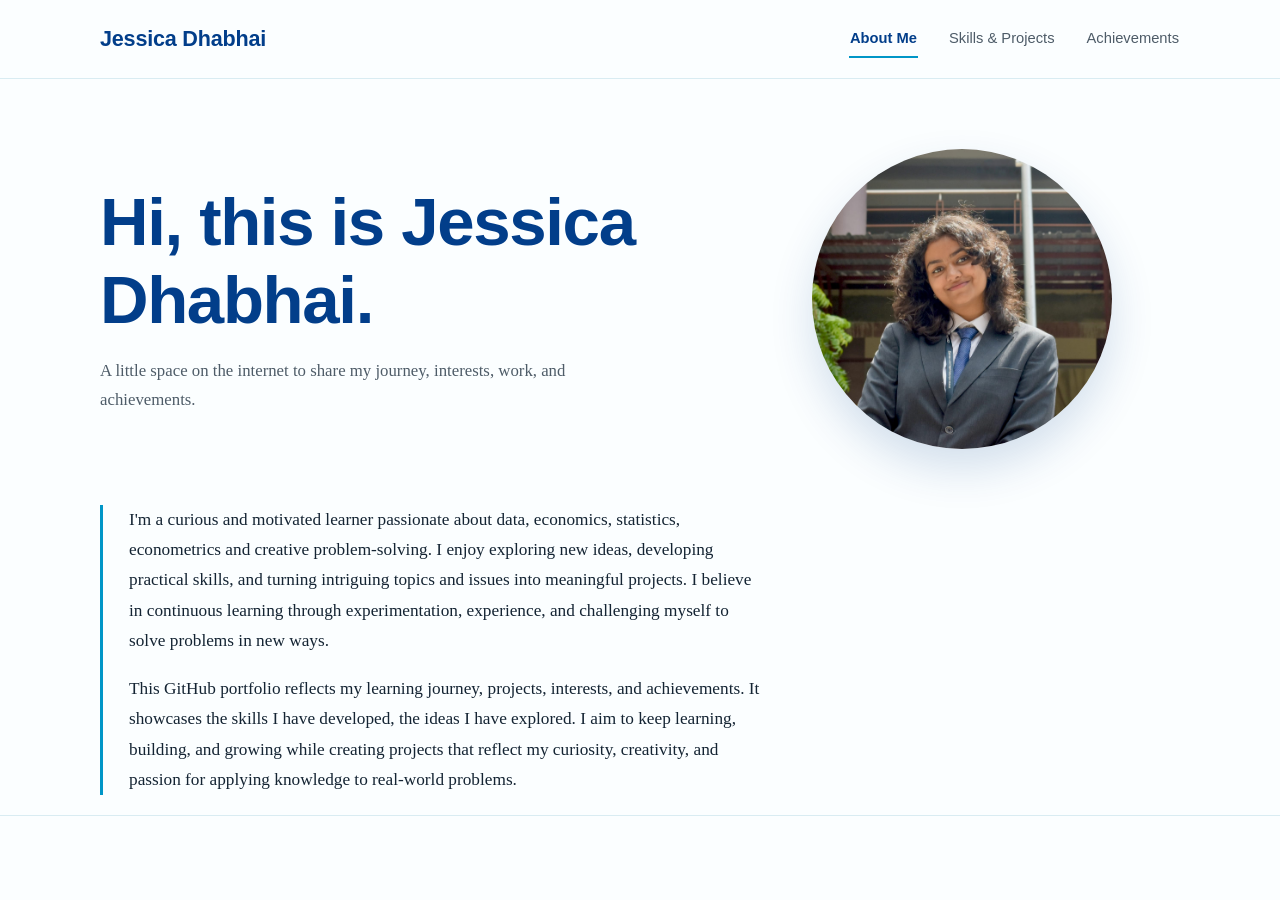
<file: index.html>
<!DOCTYPE html>
<html lang="en">
<head>
  <meta charset="UTF-8">
  <meta name="viewport" content="width=device-width, initial-scale=1.0">
  <title>Jessica Dhabhai | About Me</title>
  <link rel="stylesheet" href="style.css">
</head>
<body>
  <header class="site-header">
    <nav class="navbar" aria-label="Main navigation">
      <a class="brand" href="index.html">Jessica Dhabhai</a>
      <div class="nav-links">
        <a class="active" href="index.html">About Me</a>
        <a href="skills.html">Skills &amp; Projects</a>
        <a href="achievements.html">Achievements</a>
      </div>
    </nav>
  </header>

  <main>
    <section class="hero">
      <div class="hero-grid">
        <div class="hero-copy">
          <h1>Hi, this is Jessica Dhabhai.</h1>
          <p class="subtitle">A little space on the internet to share my journey, interests, work, and achievements.</p>
        </div>

        <div class="photo-frame">
          <img src="assets/jessica-photo.jpeg" alt="Portrait of Jessica Dhabhai">
        </div>
      </div>

      <div class="about-card">
        <p>
          I'm a curious and motivated learner passionate about data, economics, statistics,
          econometrics and creative problem-solving. I enjoy exploring new ideas, developing
          practical skills, and turning intriguing topics and issues into meaningful projects.
          I believe in continuous learning through experimentation, experience, and challenging
          myself to solve problems in new ways.
        </p>
        <p>
          This GitHub portfolio reflects my learning journey, projects, interests, and
          achievements. It showcases the skills I have developed, the ideas I have explored.
          I aim to keep learning, building, and growing while creating projects that reflect
          my curiosity, creativity, and passion for applying knowledge to real-world problems.
        </p>
      </div>
    </section>
  </main>

  <footer class="site-footer">
    <p> </p>
  </footer>
</body>
</html>
</file>
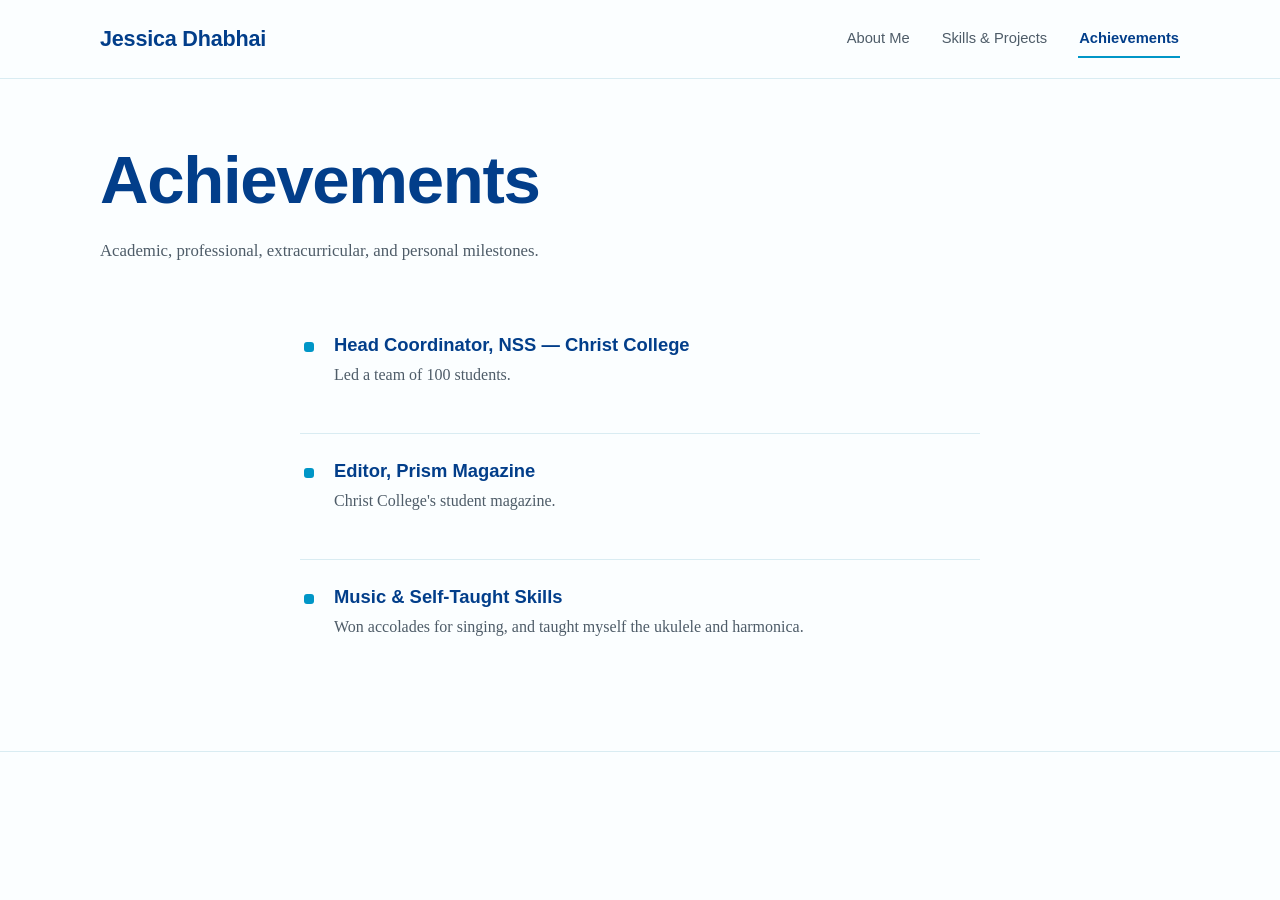
<file: achievements.html>
<!DOCTYPE html>
<html lang="en">
<head>
  <meta charset="UTF-8">
  <meta name="viewport" content="width=device-width, initial-scale=1.0">
  <title>Jessica Dhabhai | Achievements</title>
  <link rel="stylesheet" href="style.css">
</head>
<body>
  <header class="site-header">
    <nav class="navbar" aria-label="Main navigation">
      <a class="brand" href="index.html">Jessica Dhabhai</a>
      <div class="nav-links">
        <a href="index.html">About Me</a>
        <a href="skills.html">Skills &amp; Projects</a>
        <a class="active" href="achievements.html">Achievements</a>
      </div>
    </nav>
  </header>

  <main>
    <section class="page-hero">
      <h1>Achievements</h1>
      <p class="subtitle">Academic, professional, extracurricular, and personal milestones.</p>
    </section>

    <section class="content-section narrow">
      <div class="achievements-list">
        <article class="achievement-card">
          <div class="marker"></div>
          <div>
            <h3>Head Coordinator, NSS &mdash; Christ College</h3>
            <p>Led a team of 100 students.</p>
          </div>
        </article>

        <article class="achievement-card">
          <div class="marker"></div>
          <div>
            <h3>Editor, Prism Magazine</h3>
            <p>Christ College's student magazine.</p>
          </div>
        </article>

        <article class="achievement-card">
          <div class="marker"></div>
          <div>
            <h3>Music &amp; Self-Taught Skills</h3>
            <p>Won accolades for singing, and taught myself the ukulele and harmonica.</p>
          </div>
        </article>
      </div>
    </section>
  </main>

  <footer class="site-footer">
    <p> </p>
  </footer>
</body>
</html>
</file>
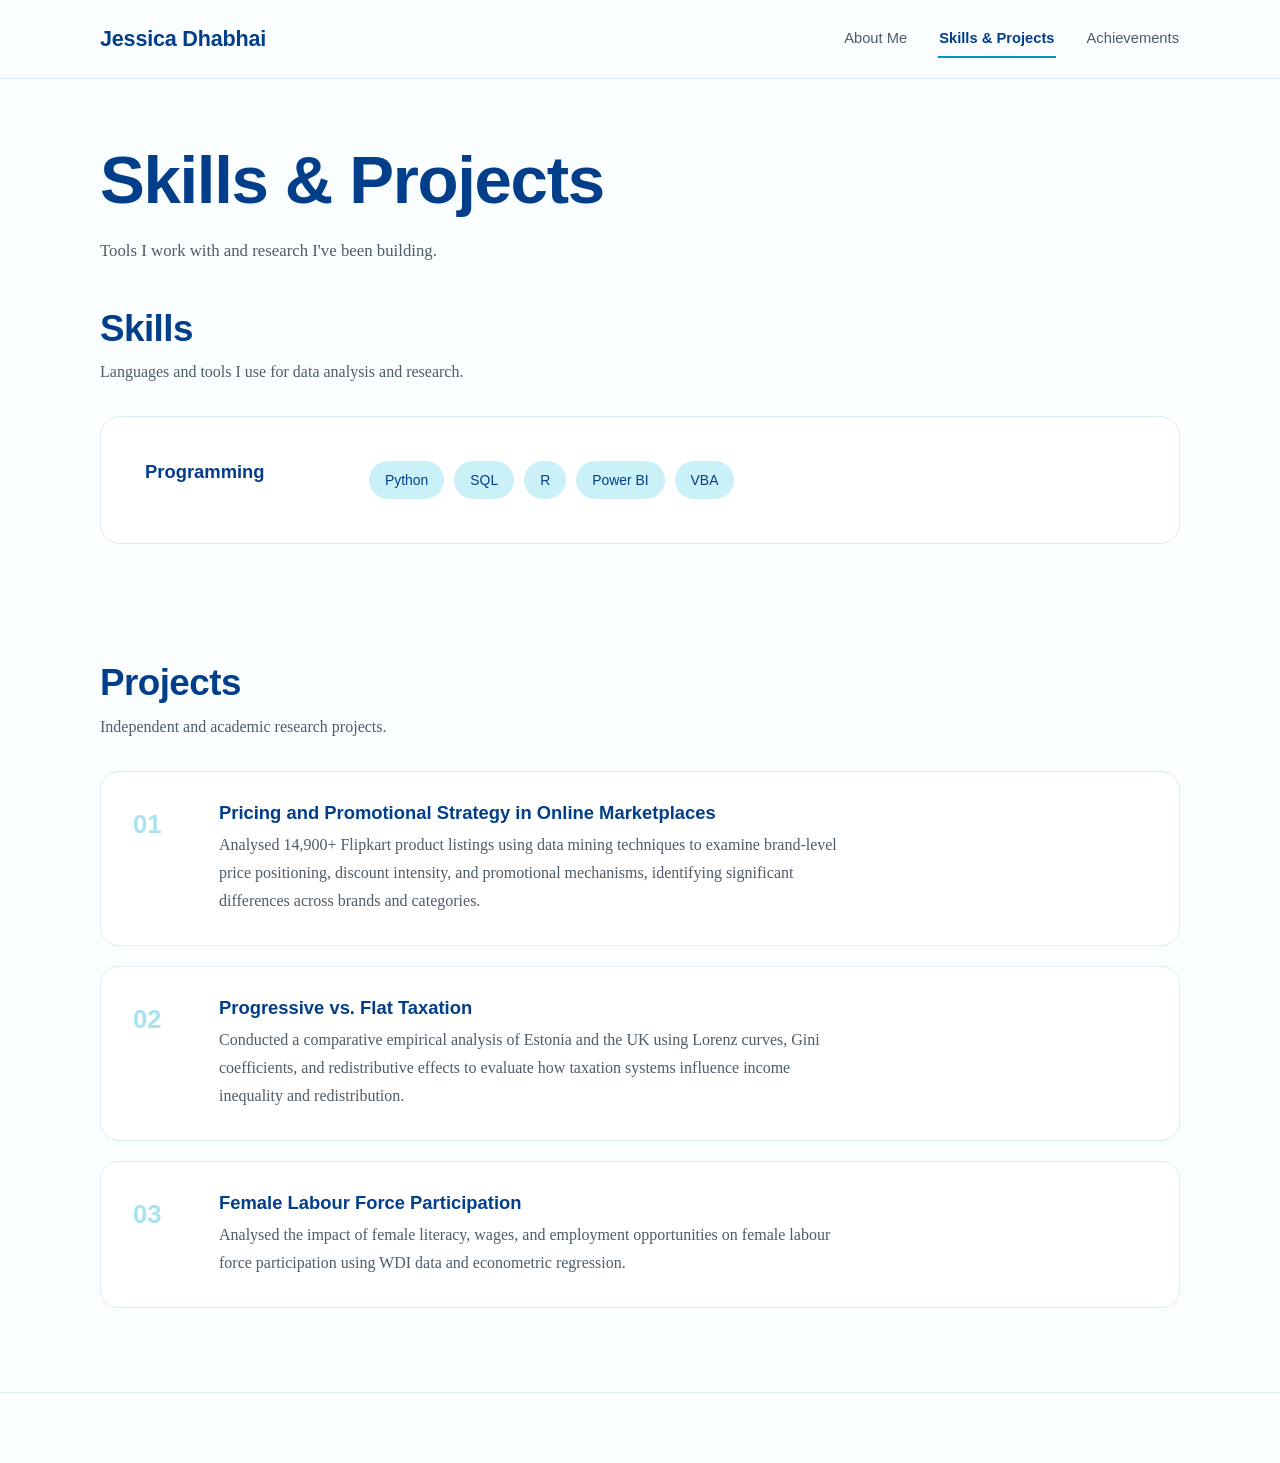
<file: skills.html>
<!DOCTYPE html>
<html lang="en">
<head>
  <meta charset="UTF-8">
  <meta name="viewport" content="width=device-width, initial-scale=1.0">
  <title>Jessica Dhabhai | Skills &amp; Projects</title>
  <link rel="stylesheet" href="style.css">
</head>
<body>
  <header class="site-header">
    <nav class="navbar" aria-label="Main navigation">
      <a class="brand" href="index.html">Jessica Dhabhai</a>
      <div class="nav-links">
        <a href="index.html">About Me</a>
        <a class="active" href="skills.html">Skills &amp; Projects</a>
        <a href="achievements.html">Achievements</a>
      </div>
    </nav>
  </header>

  <main>
    <section class="page-hero">
      <h1>Skills &amp; Projects</h1>
      <p class="subtitle">Tools I work with and research I've been building.</p>
    </section>

    <section class="content-section">
      <div class="section-heading">
        <h2>Skills</h2>
        <p>Languages and tools I use for data analysis and research.</p>
      </div>

      <div class="skills-panel">
        <div class="skill-row">
          <h3>Programming</h3>
          <div class="tags">
            <span class="tag">Python</span>
            <span class="tag">SQL</span>
            <span class="tag">R</span>
            <span class="tag">Power BI</span>
            <span class="tag">VBA</span>
          </div>
        </div>
      </div>
    </section>

    <section class="content-section">
      <div class="section-heading">
        <h2>Projects</h2>
        <p>Independent and academic research projects.</p>
      </div>

      <div class="project-list">
        <article class="project-card">
          <div class="project-number">01</div>
          <div>
            <h3>Pricing and Promotional Strategy in Online Marketplaces</h3>
            <p>Analysed 14,900+ Flipkart product listings using data mining techniques to examine brand-level price positioning, discount intensity, and promotional mechanisms, identifying significant differences across brands and categories.</p>
          </div>
        </article>

        <article class="project-card">
          <div class="project-number">02</div>
          <div>
            <h3>Progressive vs. Flat Taxation</h3>
            <p>Conducted a comparative empirical analysis of Estonia and the UK using Lorenz curves, Gini coefficients, and redistributive effects to evaluate how taxation systems influence income inequality and redistribution.</p>
          </div>
        </article>

        <article class="project-card">
          <div class="project-number">03</div>
          <div>
            <h3>Female Labour Force Participation</h3>
            <p>Analysed the impact of female literacy, wages, and employment opportunities on female labour force participation using WDI data and econometric regression.</p>
          </div>
        </article>
      </div>
    </section>
  </main>

  <footer class="site-footer">
    <p> </p>
  </footer>
</body>
</html>
</file>
<file: style.css>
@import url('https://api.fontshare.com/v2/css?f[]=clash-display@400,500,600,700&f[]=boska@400,500,600&display=swap');

:root {
  --navy: #023e8a;
  --blue: #0096c7;
  --sky: #caf0f8;
  --sky-deep: #a9e2f0;
  --ink: #142433;
  --muted: #4e5c68;
  --paper: #fbfeff;
  --white: #ffffff;
  --line: #d9ecf2;
}

* {
  box-sizing: border-box;
}

html {
  scroll-behavior: smooth;
}

body {
  margin: 0;
  background: var(--paper);
  color: var(--ink);
  font-family: "Boska", Georgia, serif;
  font-size: 16px;
  line-height: 1.75;
  -webkit-font-smoothing: antialiased;
}

a {
  color: inherit;
  text-decoration: none;
}

img {
  max-width: 100%;
}

/* ---------- Header ---------- */

.site-header {
  border-bottom: 1px solid var(--line);
  background: rgba(251, 254, 255, 0.92);
  position: sticky;
  top: 0;
  z-index: 10;
  backdrop-filter: blur(10px);
}

.navbar {
  width: min(1080px, calc(100% - 48px));
  margin: 0 auto;
  min-height: 78px;
  display: flex;
  align-items: center;
  justify-content: space-between;
  gap: 24px;
}

.brand {
  color: var(--navy);
  font-family: "Clash Display", Arial, sans-serif;
  font-weight: 600;
  font-size: 1.35rem;
  letter-spacing: -0.01em;
}

.nav-links {
  display: flex;
  align-items: center;
  gap: 30px;
}

.nav-links a {
  position: relative;
  color: var(--muted);
  font-family: "Clash Display", Arial, sans-serif;
  font-size: 0.92rem;
  font-weight: 500;
  padding: 6px 1px;
}

.nav-links a::after {
  content: "";
  position: absolute;
  left: 0;
  bottom: 0;
  width: 100%;
  height: 2px;
  background: var(--blue);
  transform: scaleX(0);
  transform-origin: left;
  transition: transform 0.25s ease;
}

.nav-links a:hover {
  color: var(--navy);
}

.nav-links a:hover::after {
  transform: scaleX(1);
}

.nav-links a.active {
  color: var(--navy);
  font-weight: 600;
}

.nav-links a.active::after {
  transform: scaleX(1);
}

/* ---------- Layout shells ---------- */

main {
  width: min(1080px, calc(100% - 48px));
  margin: 0 auto;
}

.content-section {
  padding: 34px 0 84px;
}

.content-section.narrow {
  width: min(680px, 100%);
  margin: 0 auto;
}

.section-heading {
  margin-bottom: 30px;
  max-width: 560px;
}

.section-heading h2 {
  margin-bottom: 8px;
}

.section-heading p {
  color: var(--muted);
  margin: 0;
}

h1, h2, h3 {
  margin: 0;
  line-height: 1.15;
  font-family: "Clash Display", Arial, sans-serif;
}

h1 {
  color: var(--navy);
  font-weight: 600;
  font-size: clamp(2.6rem, 6vw, 4.2rem);
  letter-spacing: -0.02em;
}

h2 {
  color: var(--navy);
  font-weight: 600;
  font-size: clamp(1.7rem, 3.2vw, 2.3rem);
  letter-spacing: -0.015em;
}

h3 {
  color: var(--navy);
  font-weight: 600;
  font-size: 1.15rem;
}

.subtitle {
  max-width: 480px;
  margin: 18px 0 0;
  color: var(--muted);
  font-size: 1.05rem;
}

/* ---------- About page hero ---------- */

.hero {
  padding: 70px 0 20px;
}

.hero-grid {
  display: grid;
  grid-template-columns: 1.15fr 0.85fr;
  gap: 56px;
  align-items: center;
}

.photo-frame {
  width: min(300px, 100%);
  margin: 0 auto;
}

.photo-frame img {
  display: block;
  width: 100%;
  aspect-ratio: 1 / 1;
  object-fit: cover;
  object-position: center top;
  border-radius: 50%;
  box-shadow: 0 20px 44px rgba(2, 62, 138, 0.16);
}

.about-card {
  margin-top: 56px;
  padding-left: 26px;
  border-left: 3px solid var(--blue);
  max-width: 660px;
  display: flex;
  flex-direction: column;
  gap: 18px;
}

.about-card p {
  margin: 0;
  color: var(--ink);
  font-size: 1.08rem;
}

/* ---------- Generic page hero (skills / achievements) ---------- */

.page-hero {
  padding: 62px 0 8px;
  max-width: 620px;
}

/* ---------- Skills ---------- */

.skills-panel {
  background: var(--white);
  border: 1px solid var(--line);
  border-radius: 20px;
  padding: 40px 44px;
}

.skill-row {
  display: grid;
  grid-template-columns: 200px 1fr;
  gap: 24px;
  align-items: start;
  padding: 4px 0;
}

.tags {
  display: flex;
  flex-wrap: wrap;
  gap: 10px;
}

.tag {
  background: var(--sky);
  color: var(--navy);
  font-family: "Clash Display", Arial, sans-serif;
  border-radius: 999px;
  padding: 7px 16px;
  font-size: 0.87rem;
  font-weight: 500;
  transition: background 0.2s ease;
}

.tag:hover {
  background: var(--sky-deep);
}

/* ---------- Projects ---------- */

.project-list {
  display: grid;
  gap: 20px;
}

.project-card {
  display: grid;
  grid-template-columns: 64px 1fr;
  gap: 22px;
  padding: 30px 32px;
  background: var(--white);
  border: 1px solid var(--line);
  border-radius: 18px;
  transition: border-color 0.2s ease, box-shadow 0.2s ease;
}

.project-card:hover {
  border-color: var(--sky-deep);
  box-shadow: 0 18px 36px rgba(2, 62, 138, 0.08);
}

.project-number {
  font-family: "Clash Display", Arial, sans-serif;
  font-weight: 600;
  font-size: 1.6rem;
  color: var(--sky-deep);
}

.project-card p {
  margin: 8px 0 0;
  color: var(--muted);
  max-width: 620px;
}

/* ---------- Achievements ---------- */

.achievements-list {
  display: grid;
  gap: 18px;
}

.achievement-card {
  display: grid;
  grid-template-columns: 10px 1fr;
  gap: 20px;
  padding: 26px 4px;
  border-top: 1px solid var(--line);
}

.achievements-list .achievement-card:first-child {
  border-top: none;
}

.achievement-card .marker {
  width: 10px;
  height: 10px;
  border-radius: 3px;
  background: var(--blue);
  margin-top: 8px;
}

.achievement-card h3 {
  margin-bottom: 6px;
}

.achievement-card p {
  margin: 0;
  color: var(--muted);
  max-width: 560px;
}

/* ---------- Footer ---------- */

.site-footer {
  border-top: 1px solid var(--line);
  padding: 28px 0;
  color: var(--muted);
  font-size: 0.86rem;
  text-align: center;
}

/* ---------- Responsive ---------- */

@media (max-width: 780px) {
  .hero-grid {
    grid-template-columns: 1fr;
  }

  .photo-frame {
    order: -1;
    width: min(220px, 60%);
  }

  .skill-row {
    grid-template-columns: 1fr;
    gap: 10px;
  }

  .skills-panel {
    padding: 30px 26px;
  }

  .project-card {
    grid-template-columns: 1fr;
    gap: 8px;
  }
}

@media (max-width: 650px) {
  .navbar {
    width: min(100% - 32px, 1080px);
    min-height: auto;
    padding: 16px 0;
    flex-direction: column;
    align-items: flex-start;
    gap: 12px;
  }

  .nav-links {
    gap: 20px;
  }

  main {
    width: min(100% - 32px, 1080px);
  }

  .hero,
  .page-hero {
    padding-top: 48px;
  }

  .content-section {
    padding-bottom: 56px;
  }

  .about-card {
    padding-left: 18px;
  }

  .project-card {
    padding: 24px 20px;
  }
}

@media (prefers-reduced-motion: reduce) {
  * {
    transition: none !important;
    scroll-behavior: auto !important;
  }
}

a:focus-visible,
button:focus-visible {
  outline: 2px solid var(--blue);
  outline-offset: 3px;
}
</file>
